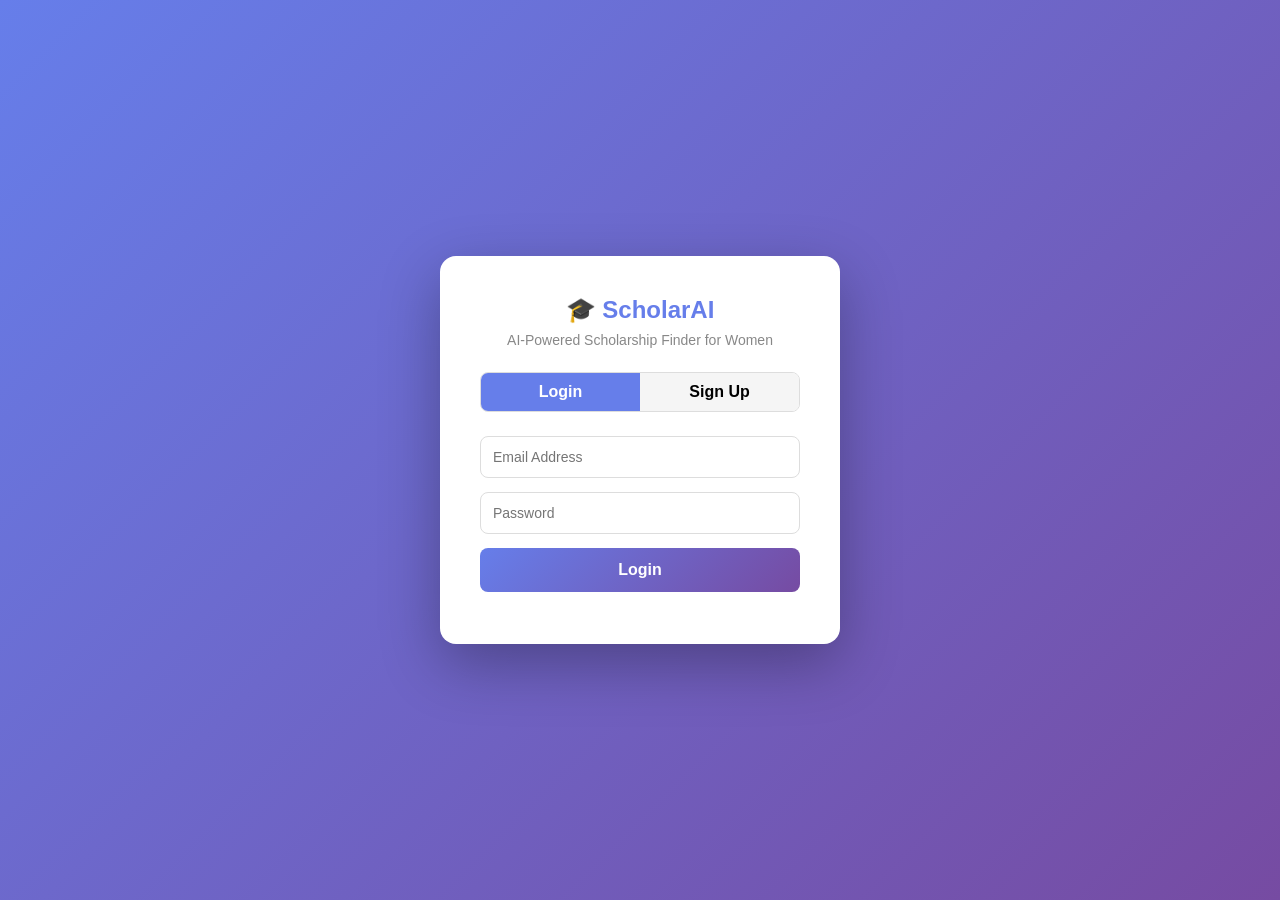
<file: templates/index.html>
<!DOCTYPE html>
<html lang="en">
<head>
  <meta charset="UTF-8">
  <title>ScholarAI - Login</title>
  <style>
    * { margin: 0; padding: 0; box-sizing: border-box; }
    body {
      font-family: 'Segoe UI', sans-serif;
      background: linear-gradient(135deg, #667eea, #764ba2);
      min-height: 100vh;
      display: flex;
      align-items: center;
      justify-content: center;
    }
    .card {
      background: white;
      padding: 40px;
      border-radius: 16px;
      width: 400px;
      box-shadow: 0 20px 60px rgba(0,0,0,0.3);
    }
    h2 { text-align: center; color: #667eea; margin-bottom: 8px; }
    p.subtitle {
      text-align: center;
      color: #888;
      margin-bottom: 24px;
      font-size: 14px;
    }
    .tabs {
      display: flex;
      margin-bottom: 24px;
      border-radius: 8px;
      overflow: hidden;
      border: 1px solid #ddd;
    }
    .tab {
      flex: 1; padding: 10px;
      text-align: center;
      cursor: pointer;
      background: #f5f5f5;
      font-weight: 600;
    }
    .tab.active { background: #667eea; color: white; }
    input {
      width: 100%; padding: 12px;
      margin-bottom: 14px;
      border: 1px solid #ddd;
      border-radius: 8px;
      font-size: 14px;
      outline: none;
    }
    input:focus { border-color: #667eea; }
    button {
      width: 100%; padding: 13px;
      background: linear-gradient(135deg, #667eea, #764ba2);
      color: white; border: none;
      border-radius: 8px;
      font-size: 16px;
      font-weight: 600;
      cursor: pointer;
    }
    button:hover { opacity: 0.9; }
    .msg { text-align: center; margin-top: 12px; font-size: 14px; }
    .error { color: red; }
    .success { color: green; }
  </style>
</head>
<body>
<div class="card">
  <h2>🎓 ScholarAI</h2>
  <p class="subtitle">AI-Powered Scholarship Finder for Women</p>

  <div class="tabs">
    <div class="tab active" onclick="showTab('login')">Login</div>
    <div class="tab" onclick="showTab('signup')">Sign Up</div>
  </div>

  <!-- LOGIN FORM -->
  <div id="login-form">
    <input type="email" id="login-email" placeholder="Email Address">
    <input type="password" id="login-password" placeholder="Password">
    <button onclick="doLogin()">Login</button>
    <p class="msg" id="login-msg"></p>
  </div>

  <!-- SIGNUP FORM -->
  <div id="signup-form" style="display:none;">
    <input type="text" id="signup-name" placeholder="Full Name">
    <input type="email" id="signup-email" placeholder="Email Address">
    <input type="password" id="signup-password" placeholder="Password">
    <button onclick="doSignup()">Create Account</button>
    <p class="msg" id="signup-msg"></p>
  </div>
</div>

<script>
  function showTab(tab) {
    document.getElementById("login-form").style.display = tab === "login" ? "block" : "none";
    document.getElementById("signup-form").style.display = tab === "signup" ? "block" : "none";
    document.querySelectorAll(".tab").forEach((t, i) => {
      t.classList.toggle("active",
        (tab === "login" && i === 0) || (tab === "signup" && i === 1));
    });
  }

  function doLogin() {
    const email = document.getElementById("login-email").value;
    const password = document.getElementById("login-password").value;
    const msg = document.getElementById("login-msg");

    if (!email || !password) {
      msg.className = "msg error";
      msg.textContent = "Please enter email and password!";
      return;
    }

    fetch("/login", {
      method: "POST",
      headers: { "Content-Type": "application/json" },
      body: JSON.stringify({ email, password })
    })
    .then(r => r.json())
    .then(data => {
      if (data.message) {
        msg.className = "msg success";
        msg.textContent = "Login successful! Redirecting...";
        // SAVE BOTH NAME AND EMAIL
        localStorage.setItem("user_name", data.name);
        localStorage.setItem("user_email", data.email);
        setTimeout(() => window.location.href = "/dashboard", 1000);
      } else {
        msg.className = "msg error";
        msg.textContent = "❌ " + data.error;
      }
    })
    .catch(() => {
      msg.className = "msg error";
      msg.textContent = "❌ Server error. Make sure Flask is running!";
    });
  }

  function doSignup() {
    const name = document.getElementById("signup-name").value;
    const email = document.getElementById("signup-email").value;
    const password = document.getElementById("signup-password").value;
    const msg = document.getElementById("signup-msg");

    if (!name || !email || !password) {
      msg.className = "msg error";
      msg.textContent = "Please fill all fields!";
      return;
    }

    fetch("/signup", {
      method: "POST",
      headers: { "Content-Type": "application/json" },
      body: JSON.stringify({ name, email, password })
    })
    .then(r => r.json())
    .then(data => {
      if (data.message) {
        msg.className = "msg success";
        msg.textContent = "Account created! Please login now.";
        setTimeout(() => showTab('login'), 1500);
      } else {
        msg.className = "msg error";
        msg.textContent = "❌ " + data.error;
      }
    })
    .catch(() => {
      msg.className = "msg error";
      msg.textContent = "❌ Server error. Make sure Flask is running!";
    });
  }
</script>
</body>
</html>
</file>
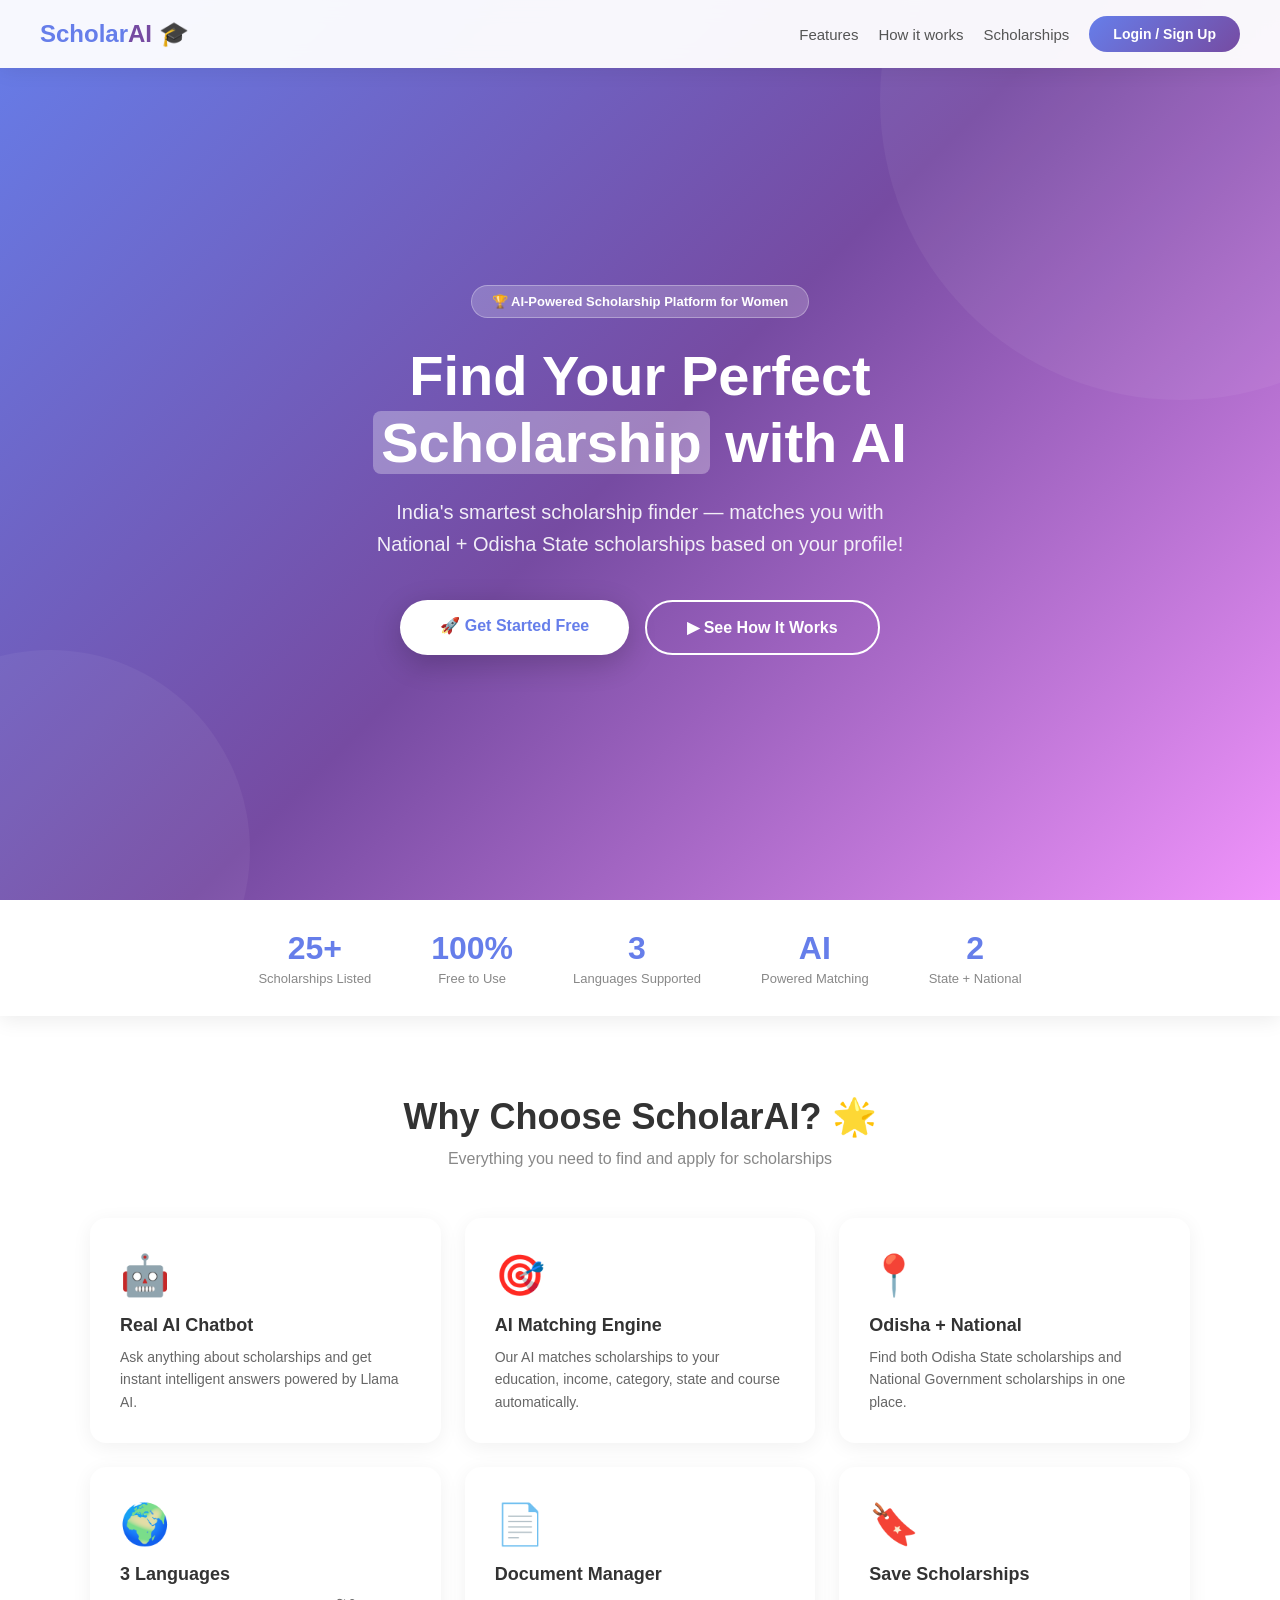
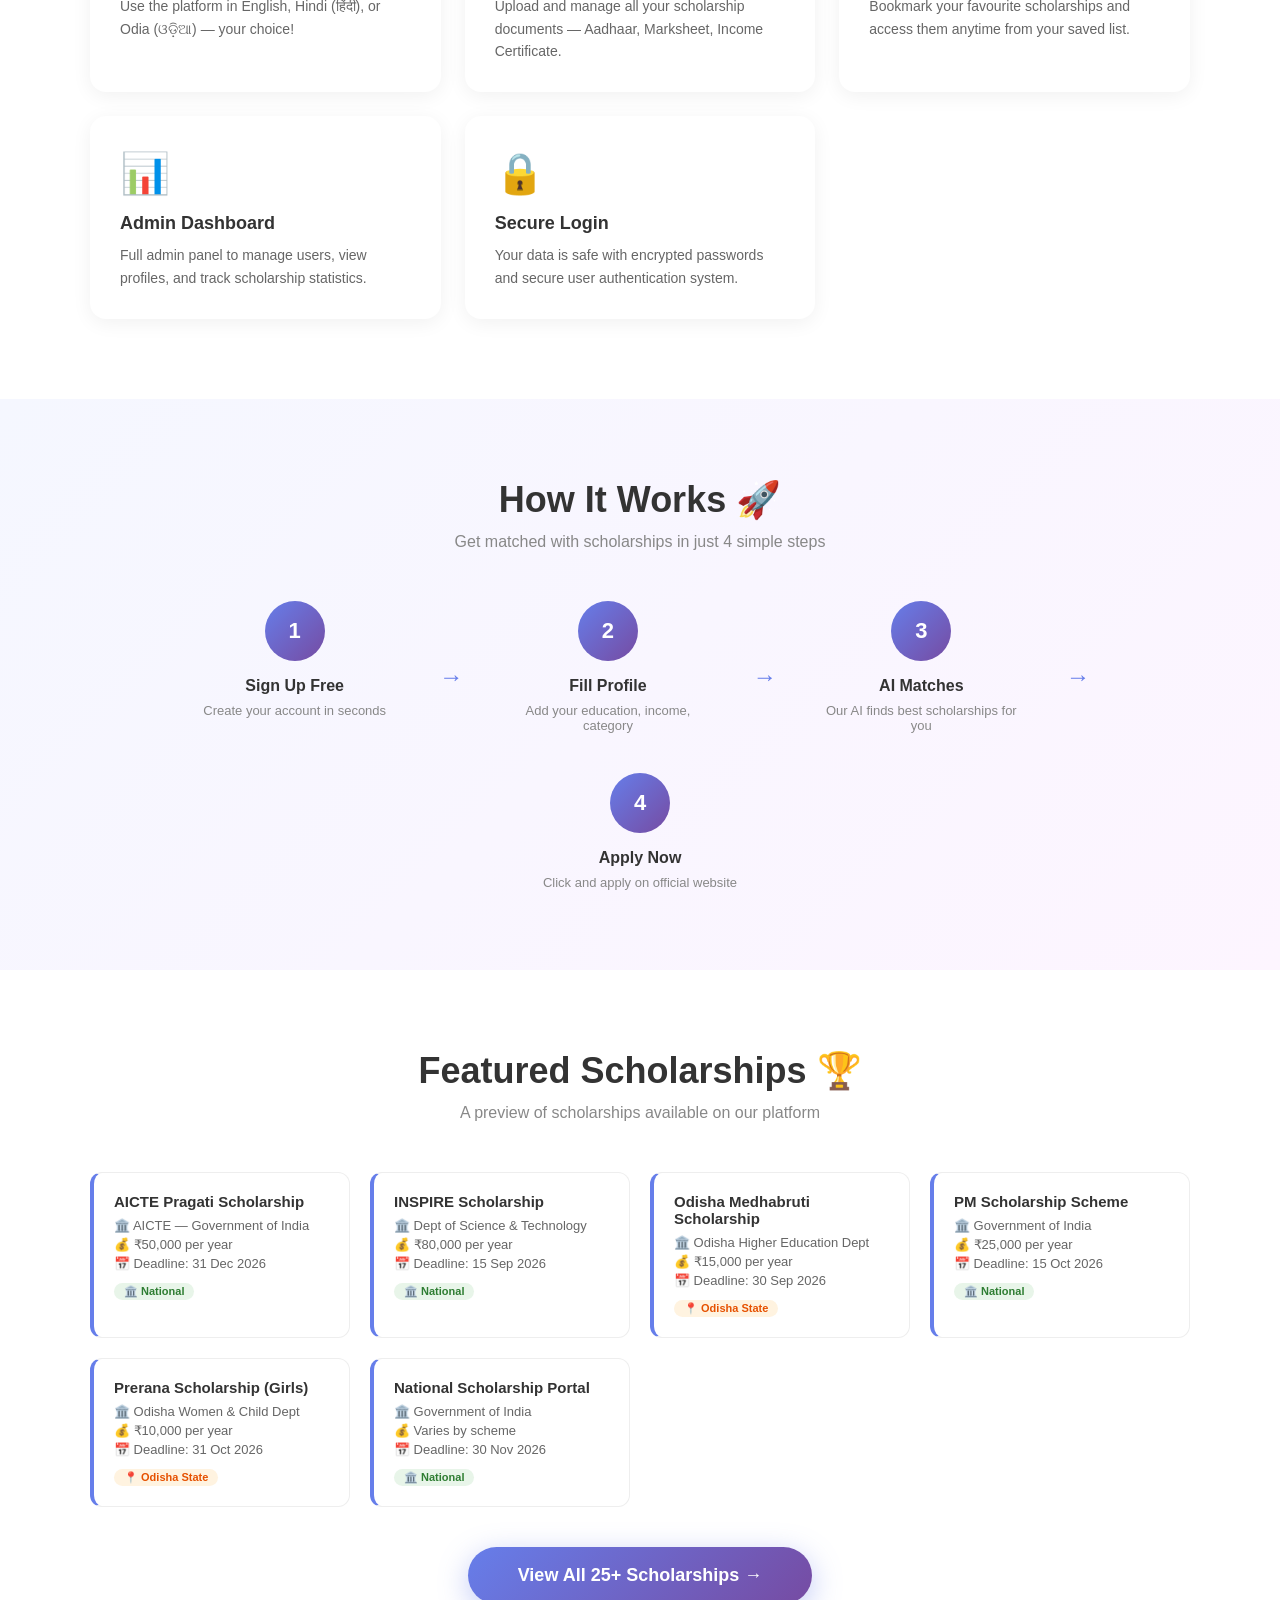
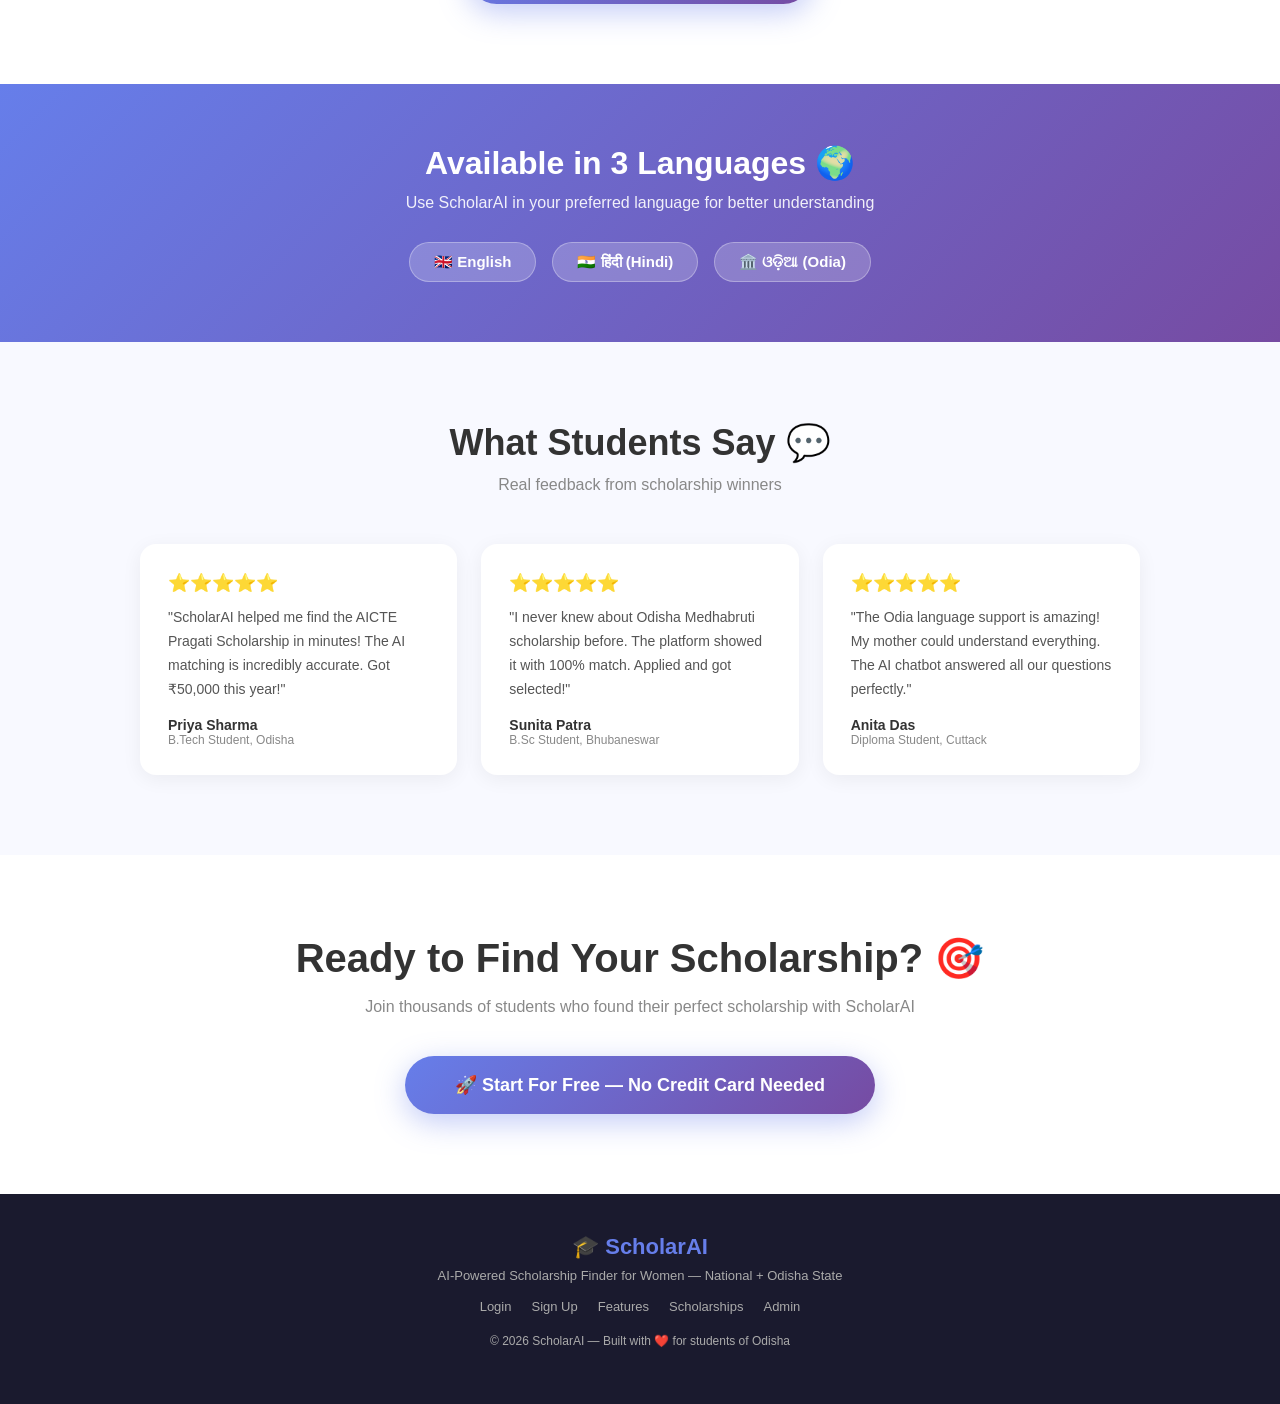
<file: templates/landing.html>
<!DOCTYPE html>
<html lang="en">
<head>
  <meta charset="UTF-8">
  <meta name="viewport" content="width=device-width, initial-scale=1.0">
  <title>ScholarAI - AI Powered Scholarship Finder</title>
  <style>
    * { margin: 0; padding: 0; box-sizing: border-box; }
    body { font-family: 'Segoe UI', sans-serif; overflow-x: hidden; }

    /* NAVBAR */
    .navbar {
      position: fixed;
      top: 0; left: 0; right: 0;
      padding: 16px 40px;
      display: flex;
      justify-content: space-between;
      align-items: center;
      background: rgba(255,255,255,0.95);
      backdrop-filter: blur(10px);
      box-shadow: 0 2px 20px rgba(0,0,0,0.08);
      z-index: 1000;
    }
    .logo { font-size: 24px; font-weight: 800; color: #667eea; }
    .logo span { color: #764ba2; }
    .nav-links { display: flex; gap: 20px; align-items: center; }
    .nav-link {
      color: #555;
      text-decoration: none;
      font-weight: 500;
      font-size: 15px;
    }
    .nav-link:hover { color: #667eea; }
    .nav-btn {
      padding: 10px 24px;
      background: linear-gradient(135deg, #667eea, #764ba2);
      color: white;
      border: none;
      border-radius: 25px;
      cursor: pointer;
      font-weight: 600;
      font-size: 14px;
      text-decoration: none;
    }
    .nav-btn:hover { opacity: 0.9; transform: translateY(-1px); }

    /* HERO */
    .hero {
      min-height: 100vh;
      background: linear-gradient(135deg, #667eea 0%, #764ba2 50%, #f093fb 100%);
      display: flex;
      align-items: center;
      justify-content: center;
      text-align: center;
      padding: 100px 20px 60px;
      position: relative;
      overflow: hidden;
    }
    .hero::before {
      content: '';
      position: absolute;
      width: 600px; height: 600px;
      background: rgba(255,255,255,0.05);
      border-radius: 50%;
      top: -200px; right: -200px;
    }
    .hero::after {
      content: '';
      position: absolute;
      width: 400px; height: 400px;
      background: rgba(255,255,255,0.05);
      border-radius: 50%;
      bottom: -150px; left: -150px;
    }
    .hero-content { position: relative; z-index: 1; max-width: 800px; }
    .hero-badge {
      display: inline-block;
      background: rgba(255,255,255,0.2);
      color: white;
      padding: 8px 20px;
      border-radius: 25px;
      font-size: 13px;
      font-weight: 600;
      margin-bottom: 24px;
      border: 1px solid rgba(255,255,255,0.3);
    }
    .hero h1 {
      font-size: 56px;
      font-weight: 800;
      color: white;
      margin-bottom: 20px;
      line-height: 1.2;
    }
    .hero h1 span {
      background: rgba(255,255,255,0.3);
      padding: 0 8px;
      border-radius: 8px;
    }
    .hero p {
      font-size: 20px;
      color: rgba(255,255,255,0.9);
      margin-bottom: 40px;
      line-height: 1.6;
    }
    .hero-btns { display: flex; gap: 16px; justify-content: center; flex-wrap: wrap; }
    .btn-primary {
      padding: 16px 40px;
      background: white;
      color: #667eea;
      border: none;
      border-radius: 30px;
      font-size: 16px;
      font-weight: 700;
      cursor: pointer;
      text-decoration: none;
      box-shadow: 0 8px 30px rgba(0,0,0,0.2);
      transition: all 0.3s;
    }
    .btn-primary:hover { transform: translateY(-3px); box-shadow: 0 12px 40px rgba(0,0,0,0.3); }
    .btn-secondary {
      padding: 16px 40px;
      background: transparent;
      color: white;
      border: 2px solid white;
      border-radius: 30px;
      font-size: 16px;
      font-weight: 600;
      cursor: pointer;
      text-decoration: none;
      transition: all 0.3s;
    }
    .btn-secondary:hover { background: rgba(255,255,255,0.1); transform: translateY(-3px); }

    /* STATS */
    .stats-bar {
      background: white;
      padding: 30px 40px;
      display: flex;
      justify-content: center;
      gap: 60px;
      box-shadow: 0 4px 20px rgba(0,0,0,0.08);
      flex-wrap: wrap;
    }
    .stat-item { text-align: center; }
    .stat-item h3 { font-size: 32px; font-weight: 800; color: #667eea; }
    .stat-item p { font-size: 13px; color: #888; margin-top: 4px; }

    /* FEATURES */
    .section { padding: 80px 40px; }
    .section-title {
      text-align: center;
      font-size: 36px;
      font-weight: 800;
      color: #333;
      margin-bottom: 12px;
    }
    .section-sub {
      text-align: center;
      color: #888;
      font-size: 16px;
      margin-bottom: 50px;
    }
    .features-grid {
      display: grid;
      grid-template-columns: repeat(auto-fill, minmax(280px, 1fr));
      gap: 24px;
      max-width: 1100px;
      margin: 0 auto;
    }
    .feature-card {
      background: white;
      border-radius: 16px;
      padding: 30px;
      box-shadow: 0 4px 20px rgba(0,0,0,0.06);
      transition: all 0.3s;
      border-top: 4px solid transparent;
    }
    .feature-card:hover {
      transform: translateY(-5px);
      box-shadow: 0 12px 40px rgba(102,126,234,0.15);
      border-top-color: #667eea;
    }
    .feature-icon { font-size: 40px; margin-bottom: 16px; }
    .feature-card h3 { font-size: 18px; color: #333; margin-bottom: 10px; }
    .feature-card p { font-size: 14px; color: #666; line-height: 1.6; }

    /* HOW IT WORKS */
    .how-section {
      background: linear-gradient(135deg, #f5f7ff, #fdf5ff);
      padding: 80px 40px;
    }
    .steps {
      display: flex;
      justify-content: center;
      gap: 40px;
      max-width: 900px;
      margin: 0 auto;
      flex-wrap: wrap;
    }
    .step {
      text-align: center;
      flex: 1;
      min-width: 180px;
    }
    .step-num {
      width: 60px; height: 60px;
      background: linear-gradient(135deg, #667eea, #764ba2);
      color: white;
      border-radius: 50%;
      display: flex;
      align-items: center;
      justify-content: center;
      font-size: 22px;
      font-weight: 800;
      margin: 0 auto 16px;
    }
    .step h3 { font-size: 16px; color: #333; margin-bottom: 8px; }
    .step p { font-size: 13px; color: #888; }
    .step-arrow {
      font-size: 24px;
      color: #667eea;
      display: flex;
      align-items: center;
      padding-top: 20px;
    }

    /* SCHOLARSHIPS PREVIEW */
    .preview-section { padding: 80px 40px; background: white; }
    .preview-grid {
      display: grid;
      grid-template-columns: repeat(auto-fill, minmax(260px, 1fr));
      gap: 20px;
      max-width: 1100px;
      margin: 0 auto 40px;
    }
    .preview-card {
      border: 1px solid #eee;
      border-radius: 12px;
      padding: 20px;
      border-left: 4px solid #667eea;
      transition: all 0.3s;
    }
    .preview-card:hover { box-shadow: 0 8px 30px rgba(102,126,234,0.15); transform: translateY(-3px); }
    .preview-card h4 { font-size: 15px; color: #333; margin-bottom: 8px; }
    .preview-card p { font-size: 13px; color: #666; margin-bottom: 4px; }
    .preview-badge {
      display: inline-block;
      background: #e8f5e9;
      color: #2e7d32;
      padding: 2px 10px;
      border-radius: 10px;
      font-size: 11px;
      font-weight: 600;
      margin-top: 8px;
    }

    /* LANGUAGES */
    .lang-section {
      background: linear-gradient(135deg, #667eea, #764ba2);
      padding: 60px 40px;
      text-align: center;
      color: white;
    }
    .lang-section h2 { font-size: 32px; font-weight: 800; margin-bottom: 12px; }
    .lang-section p { font-size: 16px; opacity: 0.9; margin-bottom: 30px; }
    .lang-badges { display: flex; gap: 16px; justify-content: center; flex-wrap: wrap; }
    .lang-badge {
      background: rgba(255,255,255,0.2);
      border: 1px solid rgba(255,255,255,0.3);
      color: white;
      padding: 10px 24px;
      border-radius: 25px;
      font-size: 15px;
      font-weight: 600;
    }

    /* TESTIMONIALS */
    .testimonials { padding: 80px 40px; background: #f8f9ff; }
    .testimonial-grid {
      display: grid;
      grid-template-columns: repeat(auto-fill, minmax(280px, 1fr));
      gap: 24px;
      max-width: 1000px;
      margin: 0 auto;
    }
    .testimonial-card {
      background: white;
      border-radius: 16px;
      padding: 28px;
      box-shadow: 0 4px 20px rgba(0,0,0,0.06);
    }
    .stars { color: #ffc107; font-size: 18px; margin-bottom: 12px; }
    .testimonial-card p { font-size: 14px; color: #555; line-height: 1.7; margin-bottom: 16px; }
    .testimonial-author { font-weight: 700; color: #333; font-size: 14px; }
    .testimonial-role { font-size: 12px; color: #888; }

    /* CTA */
    .cta-section {
      padding: 80px 40px;
      text-align: center;
      background: white;
    }
    .cta-section h2 { font-size: 40px; font-weight: 800; color: #333; margin-bottom: 16px; }
    .cta-section p { font-size: 16px; color: #888; margin-bottom: 40px; }
    .cta-btn {
      display: inline-block;
      padding: 18px 50px;
      background: linear-gradient(135deg, #667eea, #764ba2);
      color: white;
      border: none;
      border-radius: 30px;
      font-size: 18px;
      font-weight: 700;
      cursor: pointer;
      text-decoration: none;
      box-shadow: 0 8px 30px rgba(102,126,234,0.4);
      transition: all 0.3s;
    }
    .cta-btn:hover { transform: translateY(-3px); box-shadow: 0 12px 40px rgba(102,126,234,0.5); }

    /* FOOTER */
    .footer {
      background: #1a1a2e;
      color: white;
      padding: 40px;
      text-align: center;
    }
    .footer h3 { font-size: 22px; margin-bottom: 8px; color: #667eea; }
    .footer p { color: #aaa; font-size: 13px; margin-bottom: 16px; }
    .footer-links { display: flex; gap: 20px; justify-content: center; flex-wrap: wrap; }
    .footer-links a { color: #aaa; text-decoration: none; font-size: 13px; }
    .footer-links a:hover { color: #667eea; }

    /* ANIMATIONS */
    @keyframes float {
      0%, 100% { transform: translateY(0); }
      50% { transform: translateY(-10px); }
    }
    .floating { animation: float 3s ease-in-out infinite; }

    /* RESPONSIVE */
    @media (max-width: 768px) {
      .hero h1 { font-size: 36px; }
      .stats-bar { gap: 30px; }
      .navbar { padding: 12px 20px; }
      .section { padding: 50px 20px; }
    }
  </style>
</head>
<body>

<!-- NAVBAR -->
<nav class="navbar">
  <div class="logo">Scholar<span>AI</span> 🎓</div>
  <div class="nav-links">
    <a href="#features" class="nav-link">Features</a>
    <a href="#how" class="nav-link">How it works</a>
    <a href="#scholarships" class="nav-link">Scholarships</a>
    <a href="/login" class="nav-btn">Login / Sign Up</a>
  </div>
</nav>

<!-- HERO -->
<section class="hero">
  <div class="hero-content">
    <div class="hero-badge">🏆 AI-Powered Scholarship Platform for Women</div>
    <h1>Find Your Perfect<br><span>Scholarship</span> with AI</h1>
    <p>
      India's smartest scholarship finder — matches you with<br>
      National + Odisha State scholarships based on your profile!
    </p>
    <div class="hero-btns">
      <a href="/login" class="btn-primary">🚀 Get Started Free</a>
      <a href="#how" class="btn-secondary">▶ See How It Works</a>
    </div>
  </div>
</section>

<!-- STATS BAR -->
<div class="stats-bar">
  <div class="stat-item">
    <h3>25+</h3>
    <p>Scholarships Listed</p>
  </div>
  <div class="stat-item">
    <h3>100%</h3>
    <p>Free to Use</p>
  </div>
  <div class="stat-item">
    <h3>3</h3>
    <p>Languages Supported</p>
  </div>
  <div class="stat-item">
    <h3>AI</h3>
    <p>Powered Matching</p>
  </div>
  <div class="stat-item">
    <h3>2</h3>
    <p>State + National</p>
  </div>
</div>

<!-- FEATURES -->
<section class="section" id="features">
  <h2 class="section-title">Why Choose ScholarAI? 🌟</h2>
  <p class="section-sub">Everything you need to find and apply for scholarships</p>
  <div class="features-grid">
    <div class="feature-card">
      <div class="feature-icon">🤖</div>
      <h3>Real AI Chatbot</h3>
      <p>Ask anything about scholarships and get instant intelligent answers powered by Llama AI.</p>
    </div>
    <div class="feature-card">
      <div class="feature-icon">🎯</div>
      <h3>AI Matching Engine</h3>
      <p>Our AI matches scholarships to your education, income, category, state and course automatically.</p>
    </div>
    <div class="feature-card">
      <div class="feature-icon">📍</div>
      <h3>Odisha + National</h3>
      <p>Find both Odisha State scholarships and National Government scholarships in one place.</p>
    </div>
    <div class="feature-card">
      <div class="feature-icon">🌍</div>
      <h3>3 Languages</h3>
      <p>Use the platform in English, Hindi (हिंदी), or Odia (ଓଡ଼ିଆ) — your choice!</p>
    </div>
    <div class="feature-card">
      <div class="feature-icon">📄</div>
      <h3>Document Manager</h3>
      <p>Upload and manage all your scholarship documents — Aadhaar, Marksheet, Income Certificate.</p>
    </div>
    <div class="feature-card">
      <div class="feature-icon">🔖</div>
      <h3>Save Scholarships</h3>
      <p>Bookmark your favourite scholarships and access them anytime from your saved list.</p>
    </div>
    <div class="feature-card">
      <div class="feature-icon">📊</div>
      <h3>Admin Dashboard</h3>
      <p>Full admin panel to manage users, view profiles, and track scholarship statistics.</p>
    </div>
    <div class="feature-card">
      <div class="feature-icon">🔒</div>
      <h3>Secure Login</h3>
      <p>Your data is safe with encrypted passwords and secure user authentication system.</p>
    </div>
  </div>
</section>

<!-- HOW IT WORKS -->
<section class="how-section" id="how">
  <h2 class="section-title">How It Works 🚀</h2>
  <p class="section-sub">Get matched with scholarships in just 4 simple steps</p>
  <div class="steps">
    <div class="step">
      <div class="step-num">1</div>
      <h3>Sign Up Free</h3>
      <p>Create your account in seconds</p>
    </div>
    <div class="step-arrow">→</div>
    <div class="step">
      <div class="step-num">2</div>
      <h3>Fill Profile</h3>
      <p>Add your education, income, category</p>
    </div>
    <div class="step-arrow">→</div>
    <div class="step">
      <div class="step-num">3</div>
      <h3>AI Matches</h3>
      <p>Our AI finds best scholarships for you</p>
    </div>
    <div class="step-arrow">→</div>
    <div class="step">
      <div class="step-num">4</div>
      <h3>Apply Now</h3>
      <p>Click and apply on official website</p>
    </div>
  </div>
</section>

<!-- SCHOLARSHIP PREVIEW -->
<section class="preview-section" id="scholarships">
  <h2 class="section-title">Featured Scholarships 🏆</h2>
  <p class="section-sub">A preview of scholarships available on our platform</p>
  <div class="preview-grid">
    <div class="preview-card">
      <h4>AICTE Pragati Scholarship</h4>
      <p>🏛️ AICTE — Government of India</p>
      <p>💰 ₹50,000 per year</p>
      <p>📅 Deadline: 31 Dec 2026</p>
      <span class="preview-badge">🏛️ National</span>
    </div>
    <div class="preview-card">
      <h4>INSPIRE Scholarship</h4>
      <p>🏛️ Dept of Science & Technology</p>
      <p>💰 ₹80,000 per year</p>
      <p>📅 Deadline: 15 Sep 2026</p>
      <span class="preview-badge">🏛️ National</span>
    </div>
    <div class="preview-card">
      <h4>Odisha Medhabruti Scholarship</h4>
      <p>🏛️ Odisha Higher Education Dept</p>
      <p>💰 ₹15,000 per year</p>
      <p>📅 Deadline: 30 Sep 2026</p>
      <span class="preview-badge" style="background:#fff3e0;color:#e65100;">📍 Odisha State</span>
    </div>
    <div class="preview-card">
      <h4>PM Scholarship Scheme</h4>
      <p>🏛️ Government of India</p>
      <p>💰 ₹25,000 per year</p>
      <p>📅 Deadline: 15 Oct 2026</p>
      <span class="preview-badge">🏛️ National</span>
    </div>
    <div class="preview-card">
      <h4>Prerana Scholarship (Girls)</h4>
      <p>🏛️ Odisha Women & Child Dept</p>
      <p>💰 ₹10,000 per year</p>
      <p>📅 Deadline: 31 Oct 2026</p>
      <span class="preview-badge" style="background:#fff3e0;color:#e65100;">📍 Odisha State</span>
    </div>
    <div class="preview-card">
      <h4>National Scholarship Portal</h4>
      <p>🏛️ Government of India</p>
      <p>💰 Varies by scheme</p>
      <p>📅 Deadline: 30 Nov 2026</p>
      <span class="preview-badge">🏛️ National</span>
    </div>
  </div>
  <div style="text-align:center;">
    <a href="/login" class="cta-btn">View All 25+ Scholarships →</a>
  </div>
</section>

<!-- LANGUAGES -->
<section class="lang-section">
  <h2>Available in 3 Languages 🌍</h2>
  <p>Use ScholarAI in your preferred language for better understanding</p>
  <div class="lang-badges">
    <div class="lang-badge">🇬🇧 English</div>
    <div class="lang-badge">🇮🇳 हिंदी (Hindi)</div>
    <div class="lang-badge">🏛️ ଓଡ଼ିଆ (Odia)</div>
  </div>
</section>

<!-- TESTIMONIALS -->
<section class="testimonials">
  <h2 class="section-title">What Students Say 💬</h2>
  <p class="section-sub">Real feedback from scholarship winners</p>
  <div class="testimonial-grid">
    <div class="testimonial-card">
      <div class="stars">⭐⭐⭐⭐⭐</div>
      <p>"ScholarAI helped me find the AICTE Pragati Scholarship in minutes! The AI matching is incredibly accurate. Got ₹50,000 this year!"</p>
      <div class="testimonial-author">Priya Sharma</div>
      <div class="testimonial-role">B.Tech Student, Odisha</div>
    </div>
    <div class="testimonial-card">
      <div class="stars">⭐⭐⭐⭐⭐</div>
      <p>"I never knew about Odisha Medhabruti scholarship before. The platform showed it with 100% match. Applied and got selected!"</p>
      <div class="testimonial-author">Sunita Patra</div>
      <div class="testimonial-role">B.Sc Student, Bhubaneswar</div>
    </div>
    <div class="testimonial-card">
      <div class="stars">⭐⭐⭐⭐⭐</div>
      <p>"The Odia language support is amazing! My mother could understand everything. The AI chatbot answered all our questions perfectly."</p>
      <div class="testimonial-author">Anita Das</div>
      <div class="testimonial-role">Diploma Student, Cuttack</div>
    </div>
  </div>
</section>

<!-- CTA -->
<section class="cta-section">
  <h2>Ready to Find Your Scholarship? 🎯</h2>
  <p>Join thousands of students who found their perfect scholarship with ScholarAI</p>
  <a href="/login" class="cta-btn">🚀 Start For Free — No Credit Card Needed</a>
</section>

<!-- FOOTER -->
<footer class="footer">
  <h3>🎓 ScholarAI</h3>
  <p>AI-Powered Scholarship Finder for Women — National + Odisha State</p>
  <div class="footer-links">
    <a href="/login">Login</a>
    <a href="/login">Sign Up</a>
    <a href="#features">Features</a>
    <a href="#scholarships">Scholarships</a>
    <a href="/admin">Admin</a>
  </div>
  <p style="margin-top:20px;font-size:12px;">
    © 2026 ScholarAI — Built with ❤️ for students of Odisha
  </p>
</footer>

<script>
  // Smooth scroll
  document.querySelectorAll('a[href^="#"]').forEach(anchor => {
    anchor.addEventListener('click', function(e) {
      e.preventDefault();
      const target = document.querySelector(this.getAttribute('href'));
      if (target) target.scrollIntoView({ behavior: 'smooth' });
    });
  });

  // Navbar scroll effect
  window.addEventListener('scroll', () => {
    const navbar = document.querySelector('.navbar');
    if (window.scrollY > 50) {
      navbar.style.boxShadow = '0 4px 30px rgba(0,0,0,0.15)';
    } else {
      navbar.style.boxShadow = '0 2px 20px rgba(0,0,0,0.08)';
    }
  });
</script>
</body>
</html>
</file>
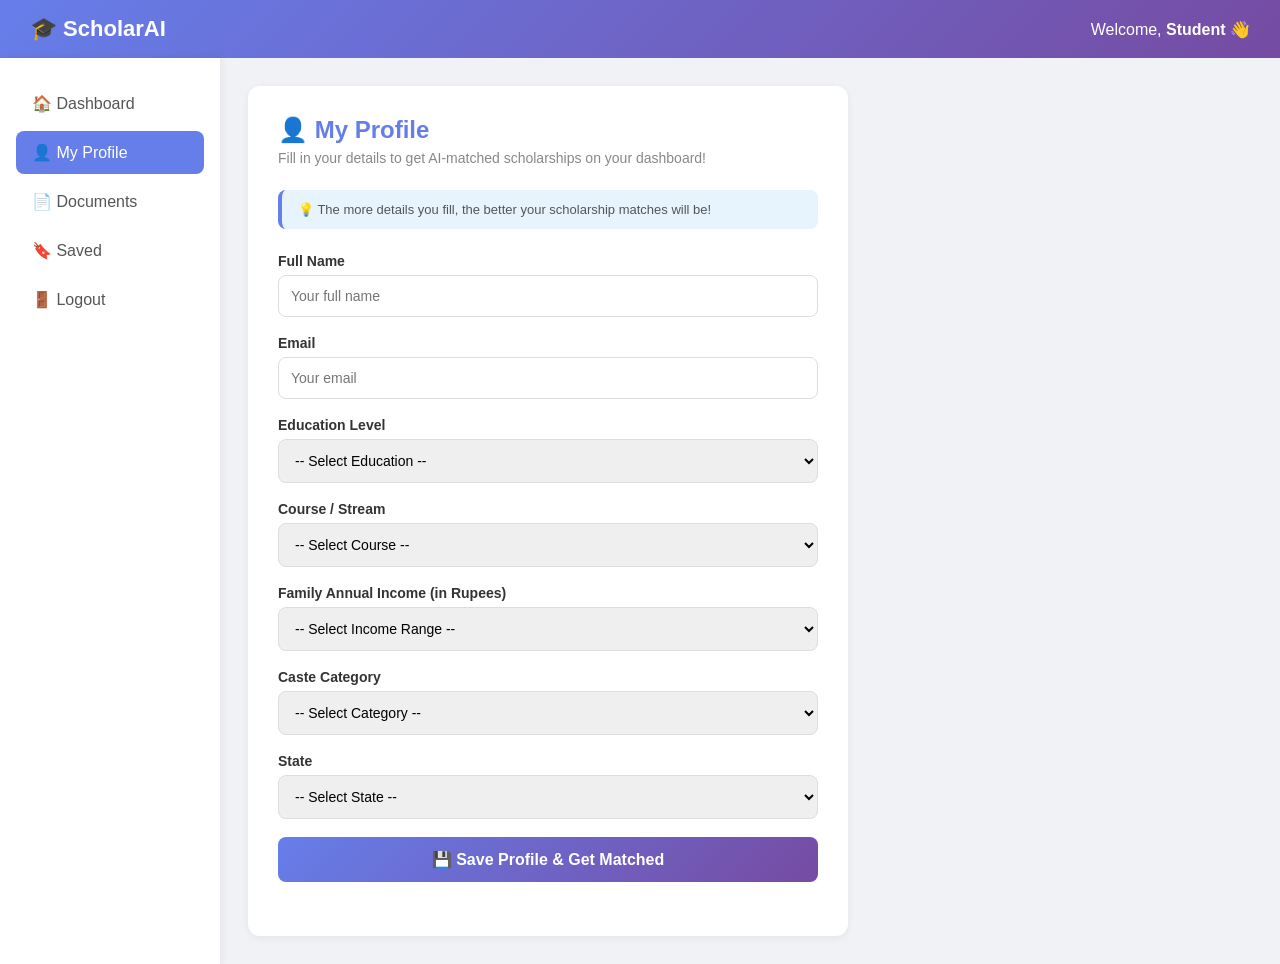
<file: templates/profile.html>
<!DOCTYPE html>
<html lang="en">
<head>
  <meta charset="UTF-8">
  <title>ScholarAI - My Profile</title>
  <style>
    * { margin: 0; padding: 0; box-sizing: border-box; }
    body { font-family: 'Segoe UI', sans-serif; background: #f0f2f5; }
    .navbar {
      background: linear-gradient(135deg, #667eea, #764ba2);
      padding: 16px 30px;
      display: flex;
      justify-content: space-between;
      align-items: center;
      color: white;
    }
    .navbar h1 { font-size: 22px; }
    .container { display: flex; min-height: calc(100vh - 60px); }
    .sidebar {
      width: 220px;
      background: white;
      padding: 24px 16px;
      box-shadow: 2px 0 8px rgba(0,0,0,0.06);
    }
    .sidebar a {
      display: block;
      padding: 12px 16px;
      color: #555;
      text-decoration: none;
      border-radius: 8px;
      margin-bottom: 6px;
      font-weight: 500;
    }
    .sidebar a:hover, .sidebar a.active { background: #667eea; color: white; }
    .main { flex: 1; padding: 28px; }
    .card {
      background: white;
      border-radius: 12px;
      padding: 30px;
      max-width: 600px;
      box-shadow: 0 2px 8px rgba(0,0,0,0.06);
    }
    .card h2 { color: #667eea; margin-bottom: 6px; }
    .card p { color: #888; font-size: 14px; margin-bottom: 24px; }
    label { display: block; font-weight: 600; color: #333; margin-bottom: 6px; font-size: 14px; }
    select, input {
      width: 100%;
      padding: 12px;
      border: 1px solid #ddd;
      border-radius: 8px;
      font-size: 14px;
      margin-bottom: 18px;
      outline: none;
    }
    select:focus, input:focus { border-color: #667eea; }
    button {
      width: 100%;
      padding: 13px;
      background: linear-gradient(135deg, #667eea, #764ba2);
      color: white;
      border: none;
      border-radius: 8px;
      font-size: 16px;
      font-weight: 600;
      cursor: pointer;
    }
    button:hover { opacity: 0.9; }
    .msg { text-align: center; margin-top: 12px; font-size: 14px; }
    .success { color: green; }
    .error { color: red; }
    .tip {
      background: #e8f4fd;
      border-left: 4px solid #667eea;
      padding: 12px 16px;
      border-radius: 8px;
      margin-bottom: 24px;
      font-size: 13px;
      color: #555;
    }
  </style>
</head>
<body>

<div class="navbar">
  <h1>🎓 ScholarAI</h1>
  <span>Welcome, <strong id="user-name">Student</strong> 👋</span>
</div>

<div class="container">
  <div class="sidebar">
    <a href="/dashboard">🏠 Dashboard</a>
    <a href="/profile" class="active">👤 My Profile</a>
    <a href="#">📄 Documents</a>
    <a href="#">🔖 Saved</a>
    <a href="/" onclick="localStorage.clear()">🚪 Logout</a>
  </div>

  <div class="main">
    <div class="card">
      <h2>👤 My Profile</h2>
      <p>Fill in your details to get AI-matched scholarships on your dashboard!</p>

      <div class="tip">
        💡 The more details you fill, the better your scholarship matches will be!
      </div>

      <label>Full Name</label>
      <input type="text" id="name" placeholder="Your full name" readonly>

      <label>Email</label>
      <input type="email" id="email" placeholder="Your email" readonly>

      <label>Education Level</label>
      <select id="education">
        <option value="">-- Select Education --</option>
        <option value="10th">10th / Matriculation</option>
        <option value="12th">12th / Intermediate</option>
        <option value="diploma">Diploma</option>
        <option value="undergraduate">Undergraduate (B.Tech / B.Sc / BA / B.Com)</option>
        <option value="postgraduate">Postgraduate (M.Tech / M.Sc / MA)</option>
      </select>

      <label>Course / Stream</label>
      <select id="course">
        <option value="">-- Select Course --</option>
        <option value="engineering">Engineering / Technology</option>
        <option value="science">Science</option>
        <option value="arts">Arts / Humanities</option>
        <option value="commerce">Commerce</option>
        <option value="medical">Medical / Pharmacy</option>
        <option value="law">Law</option>
        <option value="management">Management / MBA</option>
        <option value="diploma">Diploma / ITI</option>
      </select>

      <label>Family Annual Income (in Rupees)</label>
      <select id="income">
        <option value="">-- Select Income Range --</option>
        <option value="100000">Below 1 Lakh</option>
        <option value="250000">1 Lakh - 2.5 Lakh</option>
        <option value="500000">2.5 Lakh - 5 Lakh</option>
        <option value="800000">5 Lakh - 8 Lakh</option>
        <option value="1200000">Above 8 Lakh</option>
      </select>

      <label>Caste Category</label>
      <select id="category">
        <option value="">-- Select Category --</option>
        <option value="general">General</option>
        <option value="obc">OBC</option>
        <option value="sc">SC (Scheduled Caste)</option>
        <option value="st">ST (Scheduled Tribe)</option>
        <option value="minority">Minority</option>
      </select>

      <label>State</label>
      <select id="state">
        <option value="">-- Select State --</option>
        <option value="odisha">Odisha</option>
        <option value="andhra pradesh">Andhra Pradesh</option>
        <option value="bihar">Bihar</option>
        <option value="delhi">Delhi</option>
        <option value="gujarat">Gujarat</option>
        <option value="karnataka">Karnataka</option>
        <option value="kerala">Kerala</option>
        <option value="madhya pradesh">Madhya Pradesh</option>
        <option value="maharashtra">Maharashtra</option>
        <option value="rajasthan">Rajasthan</option>
        <option value="tamil nadu">Tamil Nadu</option>
        <option value="telangana">Telangana</option>
        <option value="uttar pradesh">Uttar Pradesh</option>
        <option value="west bengal">West Bengal</option>
        <option value="other">Other</option>
      </select>

      <button onclick="saveProfile()">💾 Save Profile & Get Matched</button>
      <p class="msg" id="msg"></p>
    </div>
  </div>
</div>

<script>
  // Load saved data
  const name = localStorage.getItem("user_name");
  const email = localStorage.getItem("user_email");
  if (name) document.getElementById("name").value = name;
  if (email) document.getElementById("email").value = email;

  // Load existing profile
  if (email) {
    fetch("/get_profile", {
      method: "POST",
      headers: { "Content-Type": "application/json" },
      body: JSON.stringify({ email })
    })
    .then(r => r.json())
    .then(data => {
      if (data.education) document.getElementById("education").value = data.education;
      if (data.income) document.getElementById("income").value = data.income;
      if (data.category) document.getElementById("category").value = data.category;
      if (data.state) document.getElementById("state").value = data.state;
      if (data.course) document.getElementById("course").value = data.course;
    });
  }

  function saveProfile() {
    const email = localStorage.getItem("user_email");
    const education = document.getElementById("education").value;
    const income = document.getElementById("income").value;
    const category = document.getElementById("category").value;
    const state = document.getElementById("state").value;
    const course = document.getElementById("course").value;
    const msg = document.getElementById("msg");

    if (!education || !income || !category || !state || !course) {
      msg.className = "msg error";
      msg.textContent = "Please fill all fields!";
      return;
    }

    fetch("/save_profile", {
      method: "POST",
      headers: { "Content-Type": "application/json" },
      body: JSON.stringify({ email, education, income, category, state, course })
    })
    .then(r => r.json())
    .then(data => {
      msg.className = "msg success";
      msg.textContent = "Profile saved! Redirecting to dashboard...";
      setTimeout(() => window.location.href = "/dashboard", 1500);
    });
  }
</script>
</body>
</html>
</file>
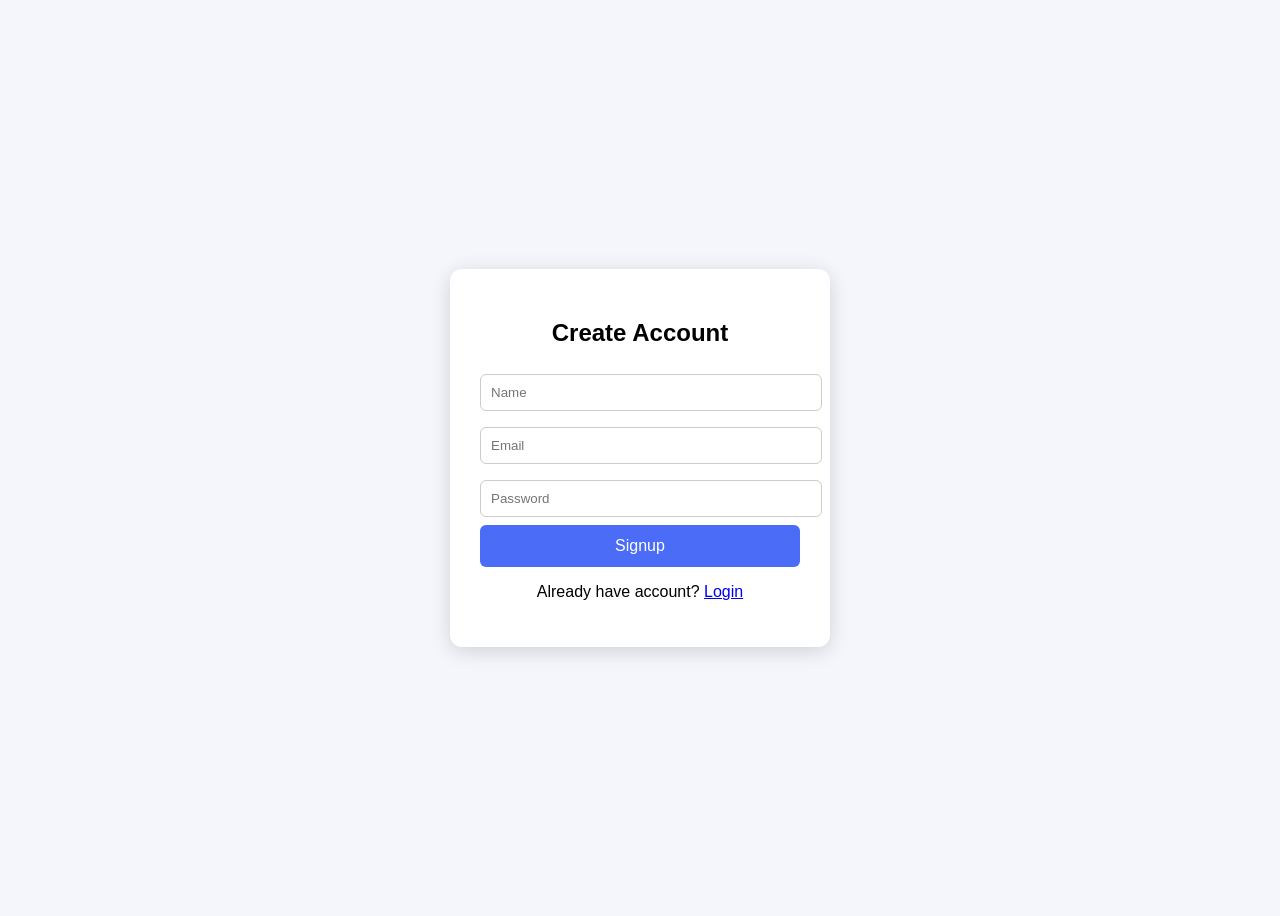
<file: templates/signup.html>
<!DOCTYPE html>
<html lang="en">
<head>
<meta charset="UTF-8">
<title>Signup</title>

<style>
body{
    font-family: Arial, sans-serif;
    background:#f4f6fb;
    display:flex;
    justify-content:center;
    align-items:center;
    height:100vh;
}

.card{
    background:white;
    padding:30px;
    border-radius:12px;
    box-shadow:0 4px 20px rgba(0,0,0,0.15);
    width:320px;
}

h2{
    text-align:center;
}

input{
    width:100%;
    padding:10px;
    margin:8px 0;
    border-radius:6px;
    border:1px solid #ccc;
}

button{
    width:100%;
    padding:12px;
    background:#4a6cf7;
    color:white;
    border:none;
    border-radius:6px;
    font-size:16px;
    cursor:pointer;
}

button:hover{
    background:#3653d6;
}

p{
    text-align:center;
}
</style>

</head>

<body>

<div class="card">

<h2>Create Account</h2>

<form method="POST" action="/signup">

    <input type="text" name="name" placeholder="Name" required>

    <input type="email" name="email" placeholder="Email" required>

    <input type="password" name="password" placeholder="Password" required>

    <button type="submit">Signup</button>

</form>

<p>
Already have account? <a href="/">Login</a>
</p>

</div>

</body>
</html>
</file>
